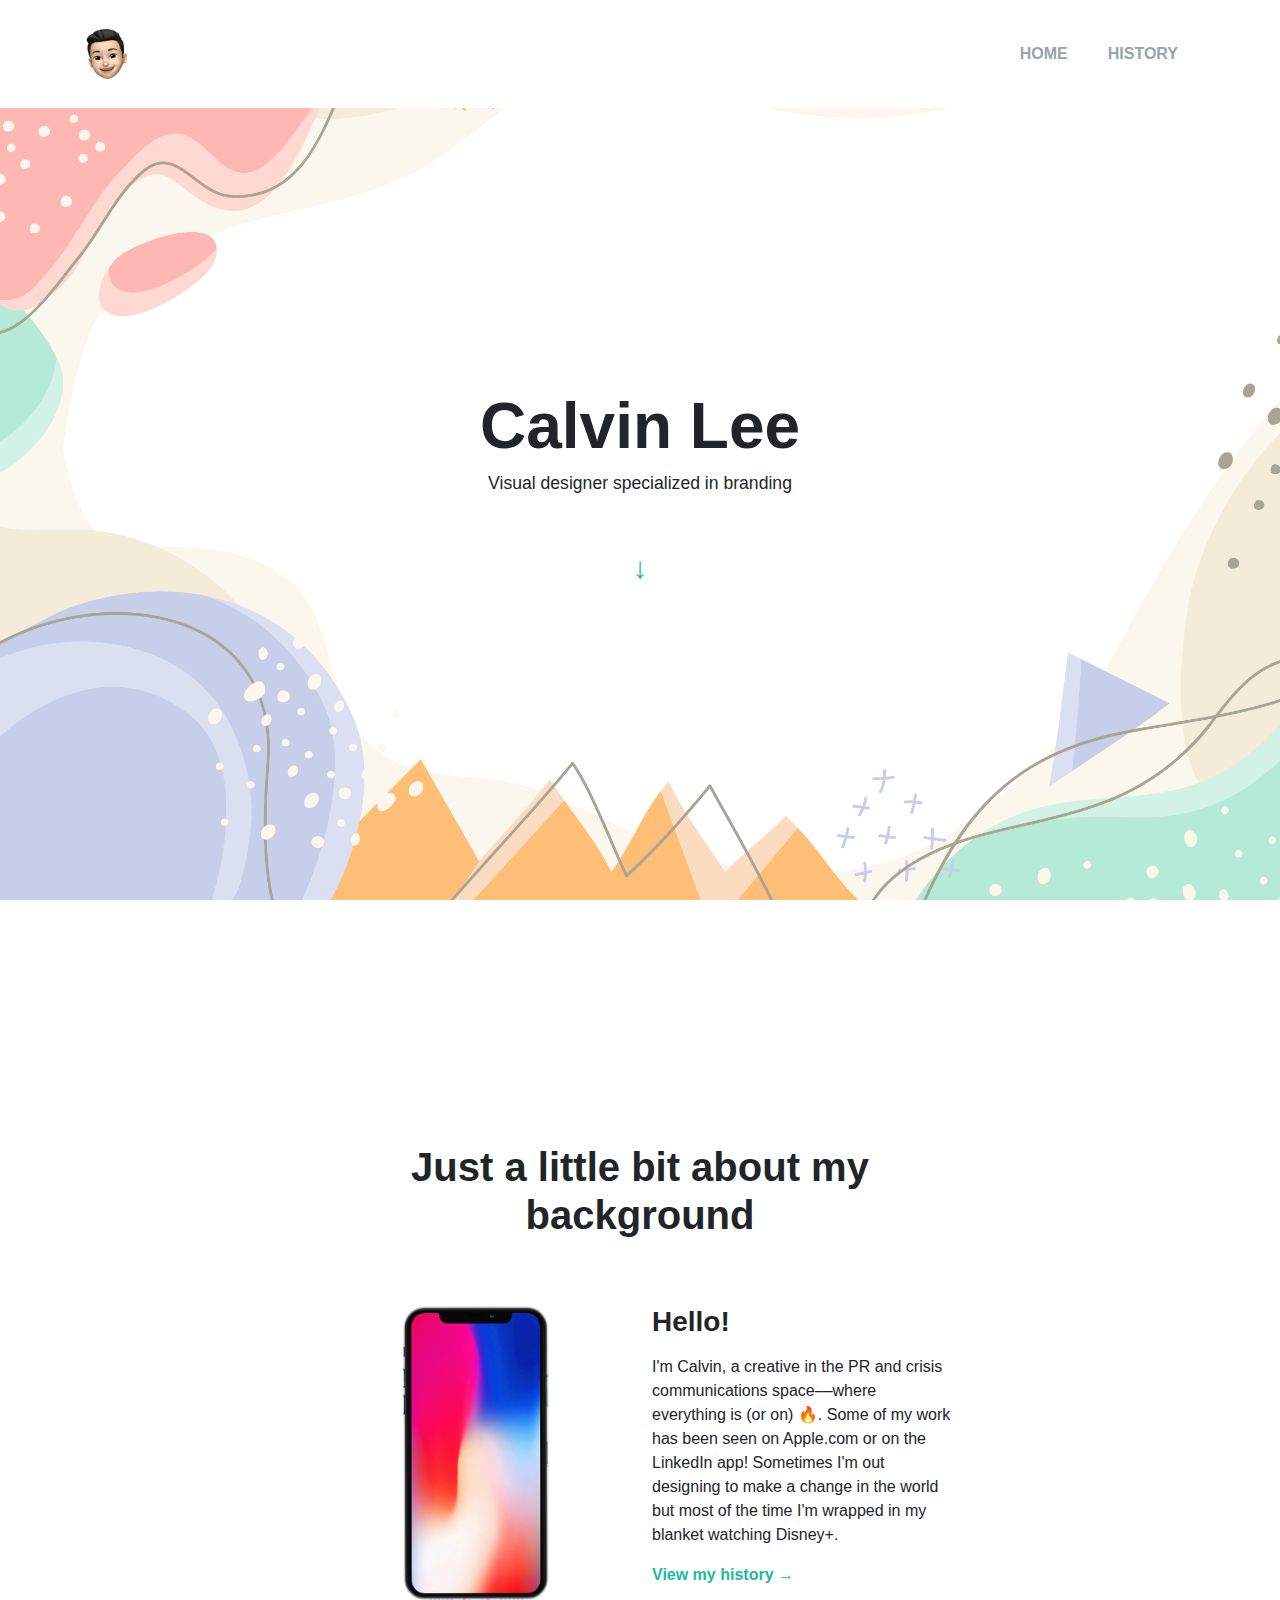
<file: index.html>
<!DOCTYPE HTML>
<html>
    <header>
        <link rel="stylesheet" href="style.css">
        <link rel="stylesheet" href="table_style.css">
        <title>INFO 202: Calvin Lee</title>
    </header>
    <body>
        <!---Navigation--->
        <!--This section of code defines the navigation bar at the top of the page.  The classes used here are defined in the style.css file.-->
        <nav class="navbar navbar-expand-lg bg-secondary text-uppercase fixed-top" id="mainNav">
            <div class="container">
                <!--This code defines the "My Webpage" link in the top left corner of the navigation pane-->
                <a class="navbar-brand" href="./index.html"><img src="/images/calvin.png" alt="Calvin Lee" height="50px"></a>
                <!--This code defines the "List" link in the top right corner of the navigation pane-->
                <ul class="navbar-nav ms-auto">
                    <li class="nav-item mx-0 mx-lg-1"><a class="nav-link py-3 px-0 px-lg-3 rounded" href="./index.html">Home</a></li>
                    <li class="nav-item mx-0 mx-lg-1"><a class="nav-link py-3 px-0 px-lg-3 rounded" href="./list.html">History</a></li>
                </ul>
            </div>
        </nav>
        <!--This section defines the middle section of the webpage-->
        <header class="masthead bg-primary text-center center">
            <div class="container d-flex align-items-center flex-column">
                <!-- This code is for the student name-->
                <h1 class="masthead-heading mb-3">Calvin Lee</h1>

                <!-- Calvin: Removing line separator
                This code creates the two lines separating the student name from the subtitle
                <div class="divider-custom divider-light">
                    <div class="divider-custom-line"></div>
                    <div class="divider-custom-line"></div>
                </div>
                -->

                <!--This code creates the subheading underneath the line dividers-->
                <p class="masthead-subheading font-weight-light mb-5">Visual designer specialized in branding</a></p>
                <div class="bounce">
                  <p masthead-subheading mb-0 style='font-size:30px;'><b><a href="#bio">&#8595;</b></a></p>
                </div>
            </div>
        </header>
        <div id="bio" class="py-5 min-vh-100 d-flex align-items-center">
            <!-- put your bio paragraph here; remember to use the correct html tags -->
            <div>
              <div class="row py-5 text-center">
              <div class="col-md-6 offset-md-3">
                <h1 class="mb-3">Just a little bit about my background</h1>
              </div>
            </div>
              <div class="row">
                <div class="col-md-3">
                </div>
                <div class="col-md-3">
                  <img src="images/iphone-mockup.png" width="100%">
                </div>
                <div class="col-md-3 d-flex align-items-center">
                  <div>
                    <h3 class="mb-3">Hello!</h3>
                    <p class="text-left">I'm Calvin, a creative in the PR and crisis communications space––where everything is (or on) &#x1F525;. Some of my work has been seen on Apple.com or on the LinkedIn app! Sometimes I'm out designing to make a change in the world but most of the time I'm wrapped in my blanket watching Disney+.</p>
                    <p class="text-left"><a href="./list.html"><b>View my history &#8594;</b></a></p>
                  </div>
                </div>
                <div class="col-md-3">
                </div>
              </div>
            <div class="row">
              <div class="col">
              </div>
              <div class="col">
              </div>
            </div>
            </div>
          </div>
        </div>
    </body>

</html>
</file>
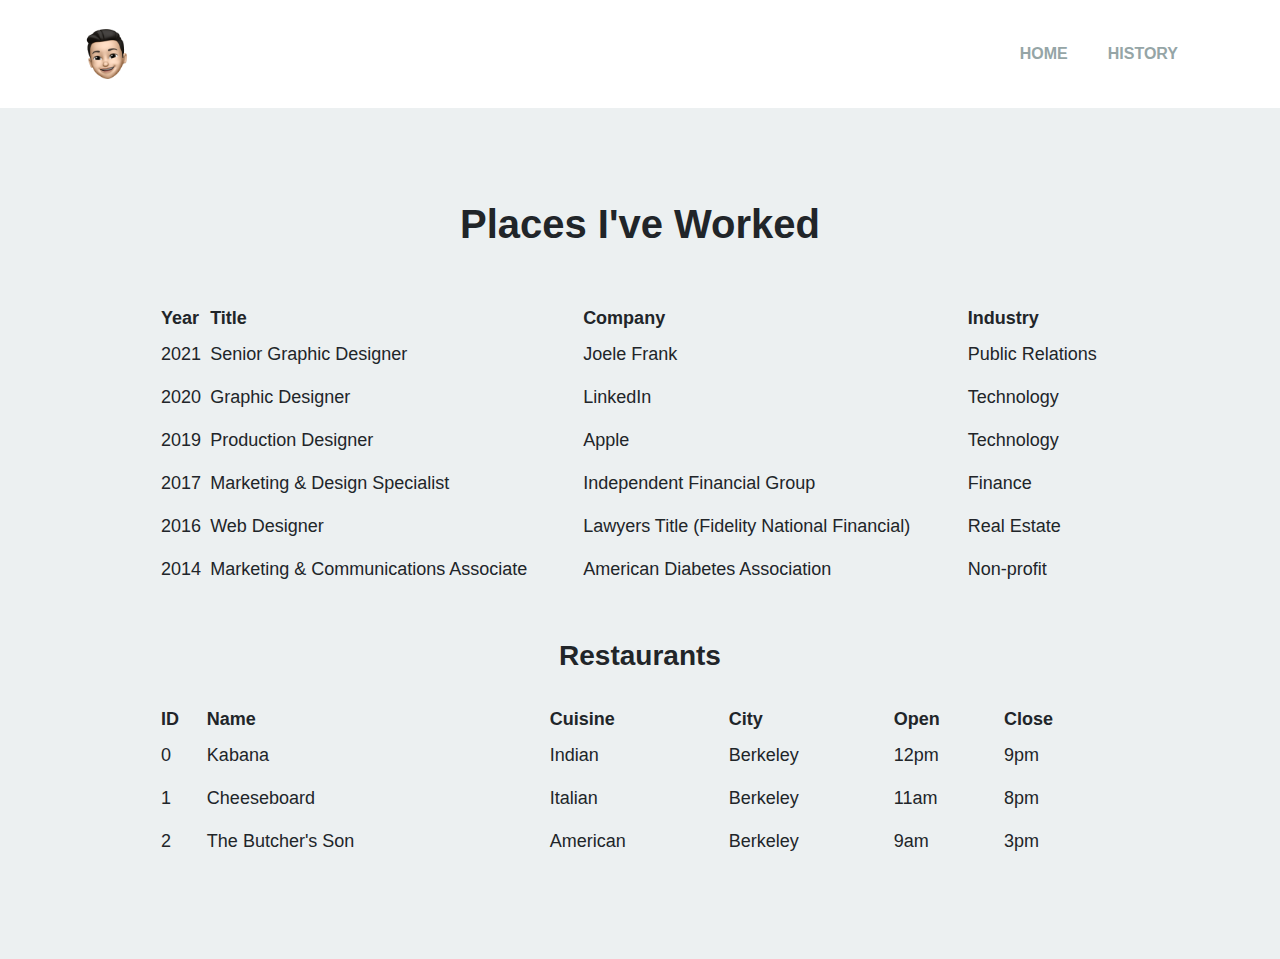
<file: list.html>
<!DOCTYPE HTML>
<html>
    <header>
        <link rel="stylesheet" href="style.css">
        <link rel="stylesheet" href="table_style.css">
        <title>INFO 202: Calvin Lee</title>
    </header>
    <body>
        <!---Navigation--->
        <!--This section of code defines the navigation bar at the top of the page.  The classes used here are defined in the style.css file.-->
        <nav class="navbar navbar-expand-lg bg-secondary text-uppercase fixed-top" id="mainNav">
            <div class="container">
                <!--This code defines the "My Webpage" link in the top left corner of the navigation pane-->
                <a class="navbar-brand" href="./index.html"><img src="/images/calvin.png" alt="Calvin Lee" height="50px"></a>
                <!--This code defines the "List" link in the top right corner of the navigation pane-->
                <ul class="navbar-nav ms-auto">
                    <li class="nav-item mx-0 mx-lg-1"><a class="nav-link py-3 px-0 px-lg-3 rounded" href="./index.html">Home</a></li>
                    <li class="nav-item mx-0 mx-lg-1"><a class="nav-link py-3 px-0 px-lg-3 rounded" href="./list.html">History</a></li>
                </ul>
            </div>
        </nav>
        <!--This code creates the middle section of the webpage-->
        <header class="masthead bg-tertiary text-center min-vh-100">
            <h1>Places I've Worked</h1>
            <center>
                <br /><br />
                <div id="showDataJSON"></div>
                <br /><br />
            <h3>Restaurants</h3>
            <br />
                <div id="restaurants"></div>
            </center>
        </header>
        <!--Here is where the table will be loaded in.  The actual table will be loaded in JavaScript.-->
    </body>

    <script>

        /*
        * RENDERING THE JSON TABLE
        * Get JSON data from file
        * Get headers from retrieved data
        * Set headers for table
        * Add data to table
        * Add table to DOM
        */
        fetch('list_data.json')
            .then(response => response.json())
            .then(data => {

                /*
                This section creates the base table and finds the root json node.
                */
                var jsonTable = document.createElement("table");
                var tr = jsonTable.insertRow(-1);
                jsonTable.style.width = "75%";
                let root;
                for (let prop in data) {
                    root = prop;
                }

                /*
                This section selects the headers for the table
                */
                let headers = Object.keys(data[root][0]);
                headers.forEach(header => {
                    var th = document.createElement("th");
                    th.innerHTML = header;
                    tr.appendChild(th);
                })
                /*
                This section adds the data into each row of the list
                */
                let items = Object.keys(data[root]);
                items.forEach(item => {
                    tr = jsonTable.insertRow(-1);
                    for (let key in data[root][item]) {
                       var tabCell = tr.insertCell(-1);
                       tabCell.innerHTML = data[root][item][key];
                    }
                })
                /*
                This section adds the table to the HTML
                */
                var divContainer = document.getElementById("showDataJSON");
                divContainer.innerHTML = "";
                divContainer.appendChild(jsonTable);
            });
            fetch('restaurants.json')
                .then(response => response.json())
                .then(data => {

                    /*
                    This section creates the base table and finds the root json node.
                    */
                    var jsonTable = document.createElement("table");
                    var tr = jsonTable.insertRow(-1);
                    jsonTable.style.width = "75%";
                    let root;
                    for (let prop in data) {
                        root = prop;
                    }

                    /*
                    This section selects the headers for the table
                    */
                    let headers = Object.keys(data[root][0]);
                    headers.forEach(header => {
                        var th = document.createElement("th");
                        th.innerHTML = header;
                        tr.appendChild(th);
                    })
                    /*
                    This section adds the data into each row of the list
                    */
                    let items = Object.keys(data[root]);
                    items.forEach(item => {
                        tr = jsonTable.insertRow(-1);
                        for (let key in data[root][item]) {
                           var tabCell = tr.insertCell(-1);
                           tabCell.innerHTML = data[root][item][key];
                        }
                    })
                    /*
                    This section adds the table to the HTML
                    */
                    var divContainer = document.getElementById("restaurants");
                    divContainer.innerHTML = "";
                    divContainer.appendChild(jsonTable);
                });
    </script>
</html>
</file>
<file: table_style.css>
table {
  width: 75%;
  font-size: large;
  border-collapse: collapse;
}

td {
  padding-top: 8px;
  padding-bottom: 8px;
}
</file>
